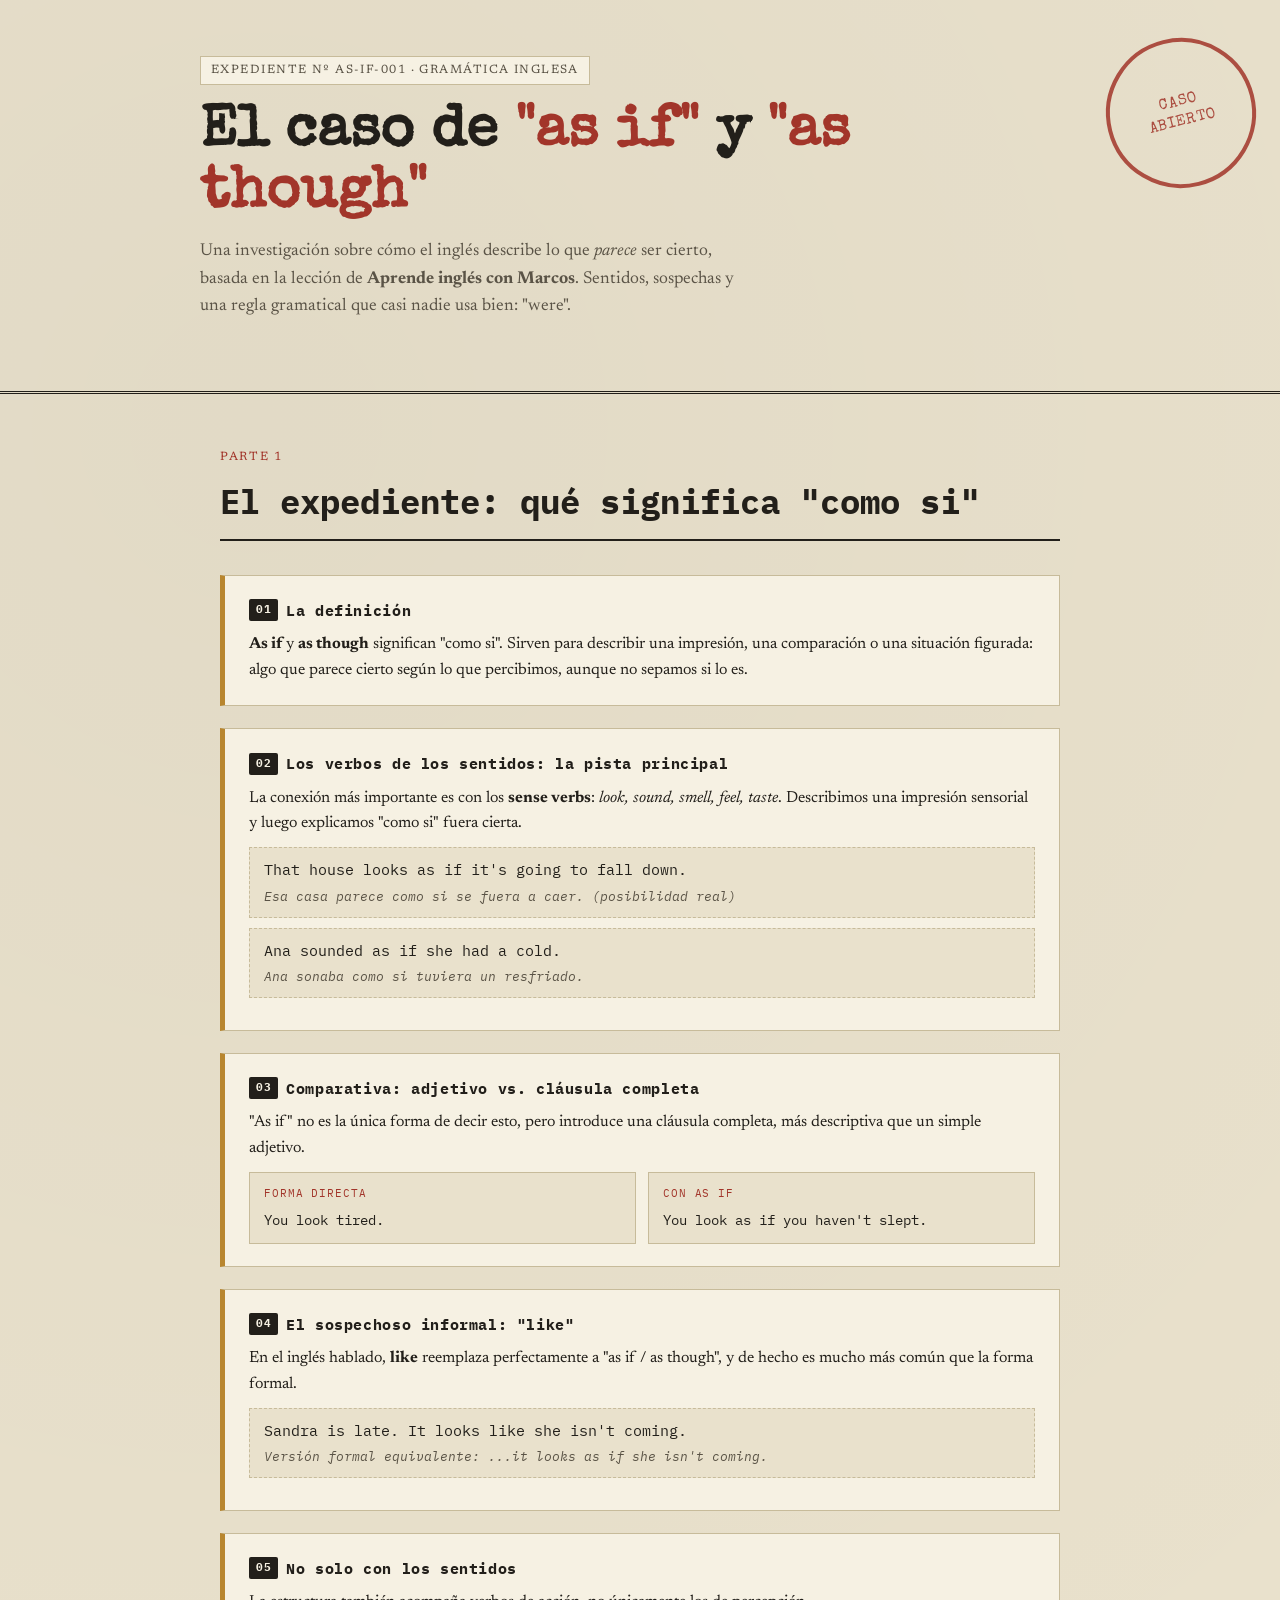
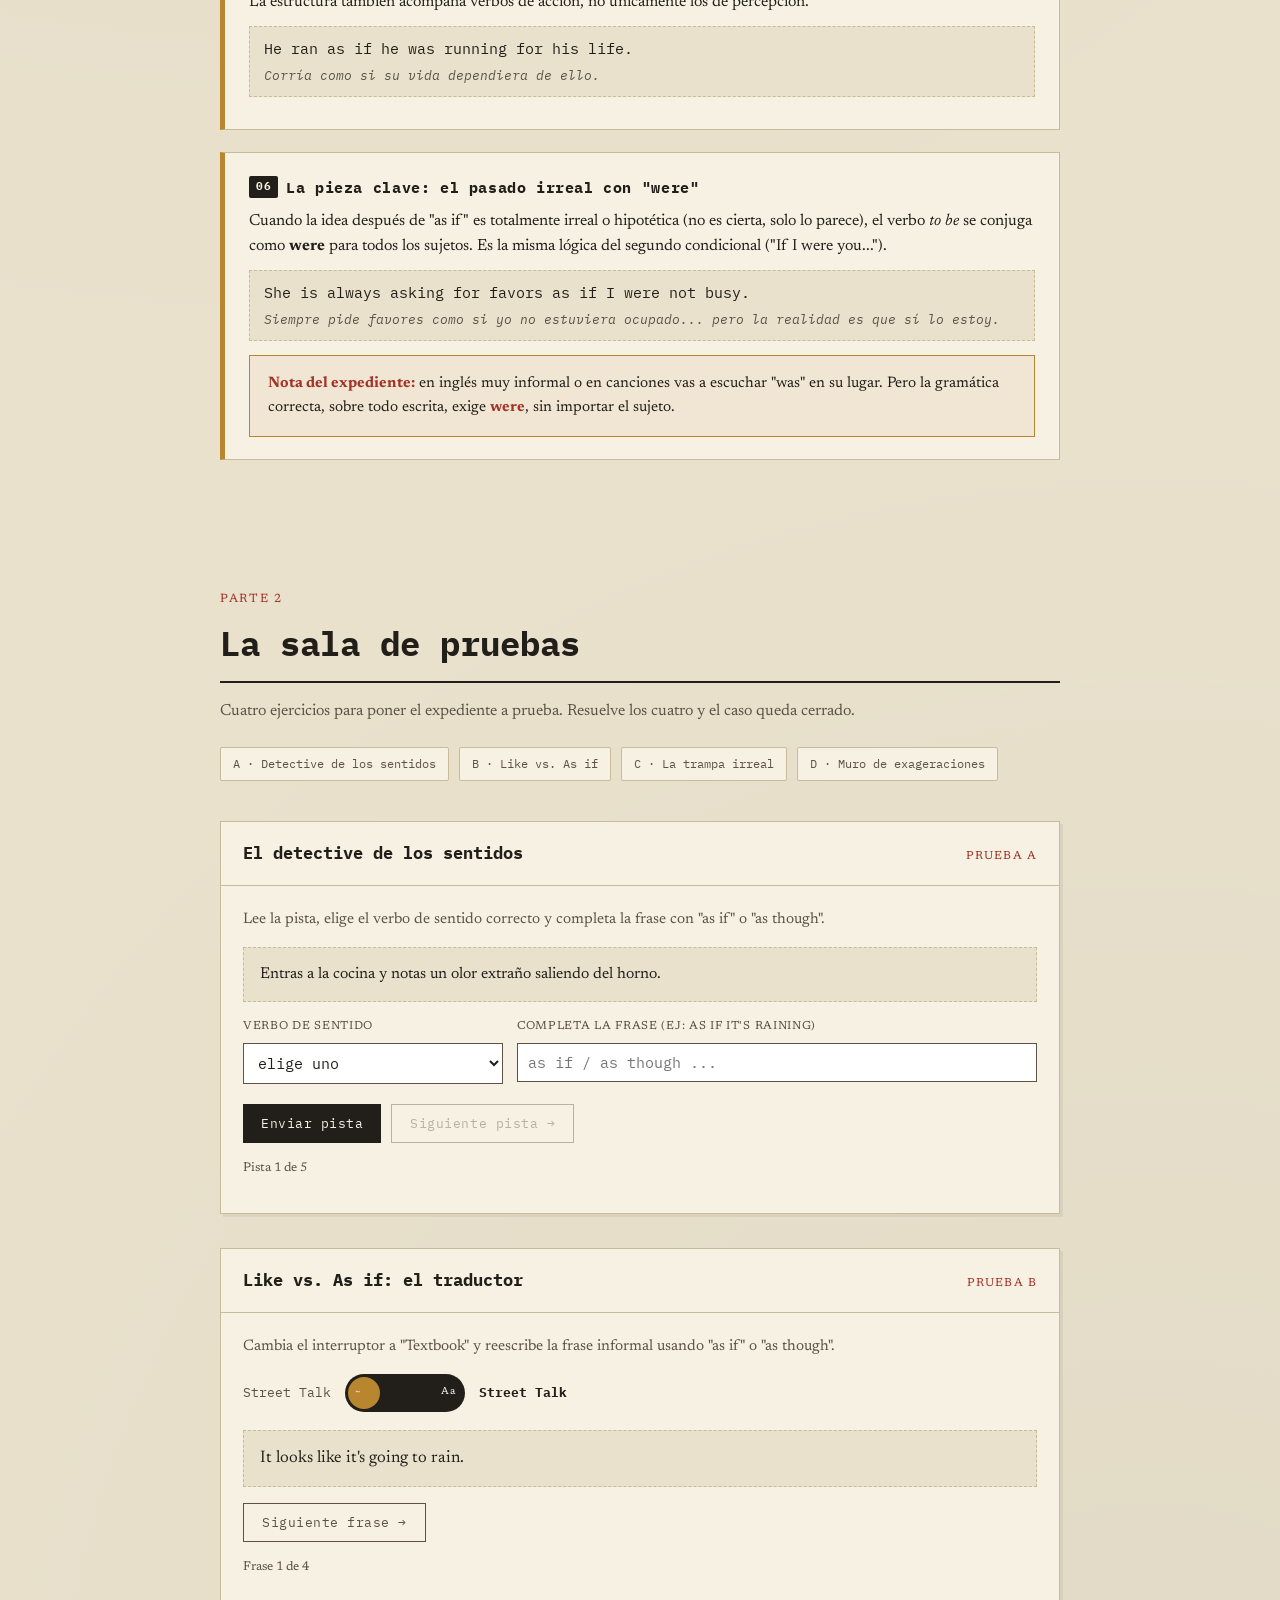
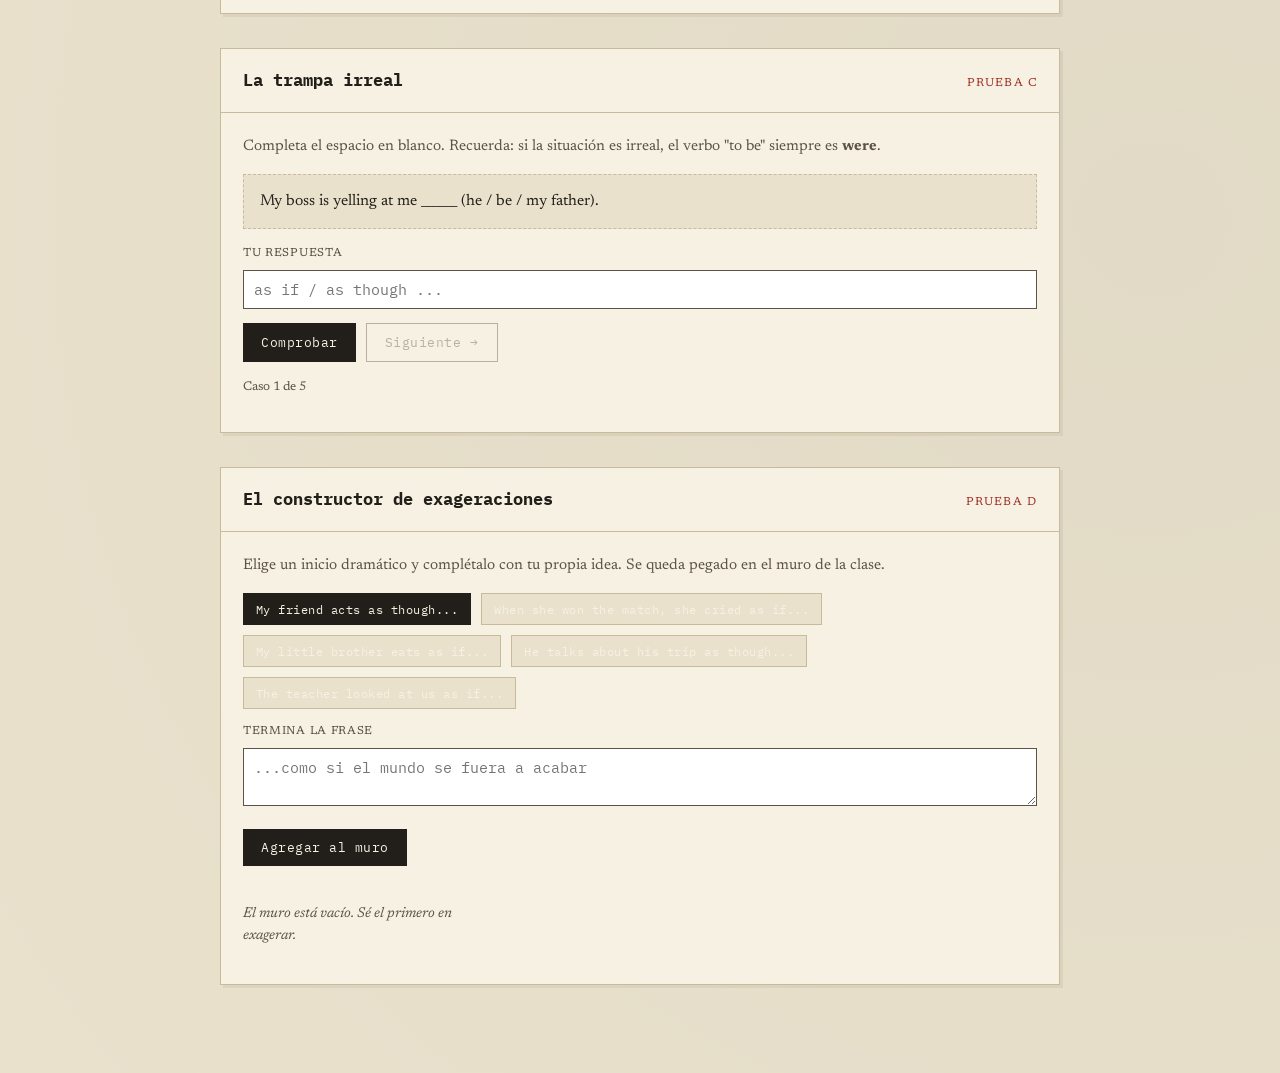
<file: index.html>
<!DOCTYPE html>
<html lang="es">
<head>
<meta charset="UTF-8">
<meta name="viewport" content="width=device-width, initial-scale=1.0">
<title>Expediente AS-IF-001 · Como si...</title>
<link rel="preconnect" href="https://fonts.googleapis.com">
<link href="https://fonts.googleapis.com/css2?family=Special+Elite&family=Newsreader:ital,wght@0,400;0,500;0,600;1,400&family=IBM+Plex+Mono:wght@400;500;600&display=swap" rel="stylesheet">
<link rel="stylesheet" href="css/main.css">
</head>
<body>

<header class="hero">
  <div class="wrap">
    <span class="case-tag">EXPEDIENTE Nº AS-IF-001 · GRAMÁTICA INGLESA</span>
    <h1 class="display">El caso de <em>"as if"</em> y <em>"as though"</em></h1>
    <p class="lead">Una investigación sobre cómo el inglés describe lo que <em>parece</em> ser cierto, basada en la lección de <strong>Aprende inglés con Marcos</strong>. Sentidos, sospechas y una regla gramatical que casi nadie usa bien: "were".</p>
  </div>
  <div class="stamp" id="mainStamp">CASO<br>ABIERTO</div>
</header>

<main class="wrap">

  <section id="expediente">
    <div class="section-head">
      <p class="eyebrow">Parte 1</p>
      <h2 class="section-title">El expediente: qué significa "como si"</h2>
    </div>

    <div class="evidence">
      <h3><span class="tag-num">01</span> La definición</h3>
      <p><strong>As if</strong> y <strong>as though</strong> significan "como si". Sirven para describir una impresión, una comparación o una situación figurada: algo que parece cierto según lo que percibimos, aunque no sepamos si lo es.</p>
    </div>

    <div class="evidence">
      <h3><span class="tag-num">02</span> Los verbos de los sentidos: la pista principal</h3>
      <p>La conexión más importante es con los <strong>sense verbs</strong>: <em>look, sound, smell, feel, taste</em>. Describimos una impresión sensorial y luego explicamos "como si" fuera cierta.</p>
      <div class="quote-block">
        That house looks as if it's going to fall down.
        <span class="es">Esa casa parece como si se fuera a caer. (posibilidad real)</span>
      </div>
      <div class="quote-block">
        Ana sounded as if she had a cold.
        <span class="es">Ana sonaba como si tuviera un resfriado.</span>
      </div>
    </div>

    <div class="evidence">
      <h3><span class="tag-num">03</span> Comparativa: adjetivo vs. cláusula completa</h3>
      <p>"As if" no es la única forma de decir esto, pero introduce una cláusula completa, más descriptiva que un simple adjetivo.</p>
      <div class="compare-grid">
        <div class="compare-box"><span class="label">FORMA DIRECTA</span>You look tired.</div>
        <div class="compare-box"><span class="label">CON AS IF</span>You look as if you haven't slept.</div>
      </div>
    </div>

    <div class="evidence">
      <h3><span class="tag-num">04</span> El sospechoso informal: "like"</h3>
      <p>En el inglés hablado, <strong>like</strong> reemplaza perfectamente a "as if / as though", y de hecho es mucho más común que la forma formal.</p>
      <div class="quote-block">
        Sandra is late. It looks like she isn't coming.
        <span class="es">Versión formal equivalente: ...it looks as if she isn't coming.</span>
      </div>
    </div>

    <div class="evidence">
      <h3><span class="tag-num">05</span> No solo con los sentidos</h3>
      <p>La estructura también acompaña verbos de acción, no únicamente los de percepción.</p>
      <div class="quote-block">
        He ran as if he was running for his life.
        <span class="es">Corría como si su vida dependiera de ello.</span>
      </div>
    </div>

    <div class="evidence">
      <h3><span class="tag-num">06</span> La pieza clave: el pasado irreal con "were"</h3>
      <p>Cuando la idea después de "as if" es totalmente irreal o hipotética (no es cierta, solo lo parece), el verbo <em>to be</em> se conjuga como <strong>were</strong> para todos los sujetos. Es la misma lógica del segundo condicional ("If I were you...").</p>
      <div class="quote-block">
        She is always asking for favors as if I were not busy.
        <span class="es">Siempre pide favores como si yo no estuviera ocupado... pero la realidad es que sí lo estoy.</span>
      </div>
      <div class="rule-box">
        <strong>Nota del expediente:</strong> en inglés muy informal o en canciones vas a escuchar "was" en su lugar. Pero la gramática correcta, sobre todo escrita, exige <strong>were</strong>, sin importar el sujeto.
      </div>
    </div>
  </section>

  <section id="pruebas">
    <div class="section-head">
      <p class="eyebrow">Parte 2</p>
      <h2 class="section-title">La sala de pruebas</h2>
      <p class="games-intro">Cuatro ejercicios para poner el expediente a prueba. Resuelve los cuatro y el caso queda cerrado.</p>
      <div class="progress-board" id="progressBoard">
        <span class="progress-pin" data-pin="A">A · Detective de los sentidos</span>
        <span class="progress-pin" data-pin="B">B · Like vs. As if</span>
        <span class="progress-pin" data-pin="C">C · La trampa irreal</span>
        <span class="progress-pin" data-pin="D">D · Muro de exageraciones</span>
      </div>
    </div>

    <article class="exhibit" id="exhibitA">
      <div class="exhibit-head">
        <h3>El detective de los sentidos</h3>
        <span class="exhibit-letter">PRUEBA A</span>
      </div>
      <div class="exhibit-body">
        <p class="intro">Lee la pista, elige el verbo de sentido correcto y completa la frase con "as if" o "as though".</p>
        <div class="clue-box" id="clueText">Cargando pista...</div>
        <div class="field-row">
          <div class="field">
            <label class="field-label" for="verbSelect">Verbo de sentido</label>
            <select id="verbSelect">
              <option value="">elige uno</option>
              <option value="looks">looks</option>
              <option value="sounds">sounds</option>
              <option value="smells">smells</option>
              <option value="feels">feels</option>
              <option value="tastes">tastes</option>
            </select>
          </div>
          <div class="field" style="flex:2;min-width:260px;">
            <label class="field-label" for="clauseInput">Completa la frase (ej: as if it's raining)</label>
            <input type="text" id="clauseInput" placeholder="as if / as though ...">
          </div>
        </div>
        <div class="btn-row">
          <button id="checkClueBtn">Enviar pista</button>
          <button class="ghost" id="nextClueBtn" disabled>Siguiente pista →</button>
        </div>
        <div class="feedback" id="clueFeedback"></div>
        <p class="case-counter" id="clueCounter">Pista 1 de 5</p>
      </div>
    </article>

    <article class="exhibit" id="exhibitB">
      <div class="exhibit-head">
        <h3>Like vs. As if: el traductor</h3>
        <span class="exhibit-letter">PRUEBA B</span>
      </div>
      <div class="exhibit-body">
        <p class="intro">Cambia el interruptor a "Textbook" y reescribe la frase informal usando "as if" o "as though".</p>
        <div class="toggle-row">
          <span class="mode-label">Street Talk</span>
          <div class="switch" id="modeSwitch" role="button" tabindex="0" aria-label="Cambiar modo">
            <span>~</span><span>Aa</span>
            <div class="knob"></div>
          </div>
          <span class="mode-label"><strong id="modeName">Street Talk</strong></span>
        </div>
        <div class="sentence-display" id="sentenceDisplay"></div>
        <div class="field" id="rewriteField" style="display:none;">
          <label class="field-label" for="rewriteInput">Reescribe en formal</label>
          <input type="text" id="rewriteInput" placeholder="It looks as if / as though ...">
        </div>
        <div class="btn-row">
          <button id="checkRewriteBtn" style="display:none;">Verificar</button>
          <button class="ghost" id="nextSentenceBtn">Siguiente frase →</button>
        </div>
        <div class="feedback" id="rewriteFeedback"></div>
        <p class="case-counter" id="sentenceCounter">Frase 1 de 4</p>
      </div>
    </article>

    <article class="exhibit" id="exhibitC">
      <div class="exhibit-head">
        <h3>La trampa irreal</h3>
        <span class="exhibit-letter">PRUEBA C</span>
      </div>
      <div class="exhibit-body">
        <p class="intro">Completa el espacio en blanco. Recuerda: si la situación es irreal, el verbo "to be" siempre es <strong>were</strong>.</p>
        <div class="clue-box" id="trapPrompt">Cargando...</div>
        <div class="field">
          <label class="field-label" for="trapInput">Tu respuesta</label>
          <input type="text" id="trapInput" placeholder="as if / as though ...">
        </div>
        <div class="btn-row">
          <button id="checkTrapBtn">Comprobar</button>
          <button class="ghost" id="nextTrapBtn" disabled>Siguiente →</button>
        </div>
        <div class="feedback" id="trapFeedback"></div>
        <p class="case-counter" id="trapCounter">Caso 1 de 5</p>
      </div>
    </article>

    <article class="exhibit" id="exhibitD">
      <div class="exhibit-head">
        <h3>El constructor de exageraciones</h3>
        <span class="exhibit-letter">PRUEBA D</span>
      </div>
      <div class="exhibit-body">
        <p class="intro">Elige un inicio dramático y complétalo con tu propia idea. Se queda pegado en el muro de la clase.</p>
        <div class="starter-picker" id="starterPicker"></div>
        <div class="field">
          <label class="field-label" for="exagInput">Termina la frase</label>
          <textarea id="exagInput" rows="2" placeholder="...como si el mundo se fuera a acabar"></textarea>
        </div>
        <div class="btn-row">
          <button id="addWallBtn">Agregar al muro</button>
        </div>
        <div class="feedback" id="wallFeedback"></div>
        <div class="wall" id="wallContainer">
          <p class="wall-empty">El muro está vacío. Sé el primero en exagerar.</p>
        </div>
      </div>
    </article>
  </section>
</main>

<script src="js/progress.js"></script>
<script src="js/detective.js"></script>
<script src="js/traductor.js"></script>
<script src="js/trampa.js"></script>
<script src="js/muro.js"></script>
</body>
</html>
</file>
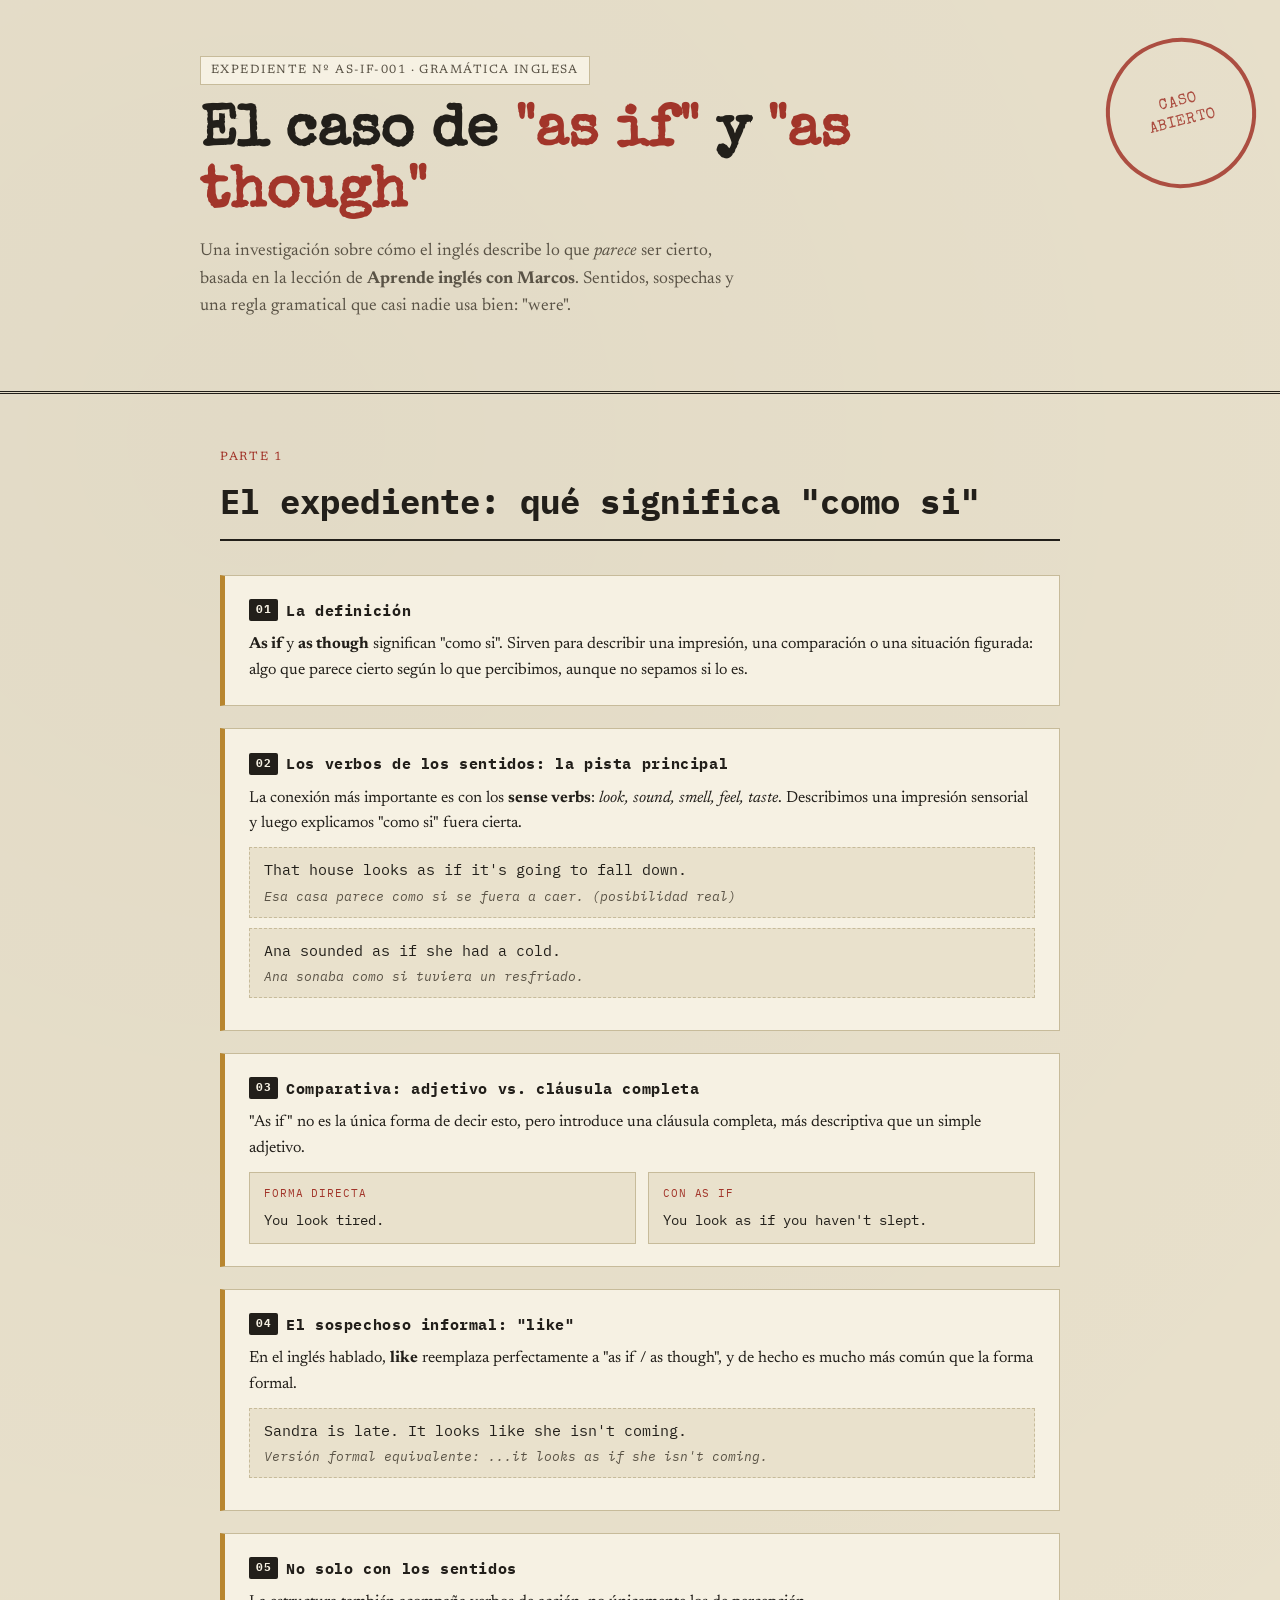
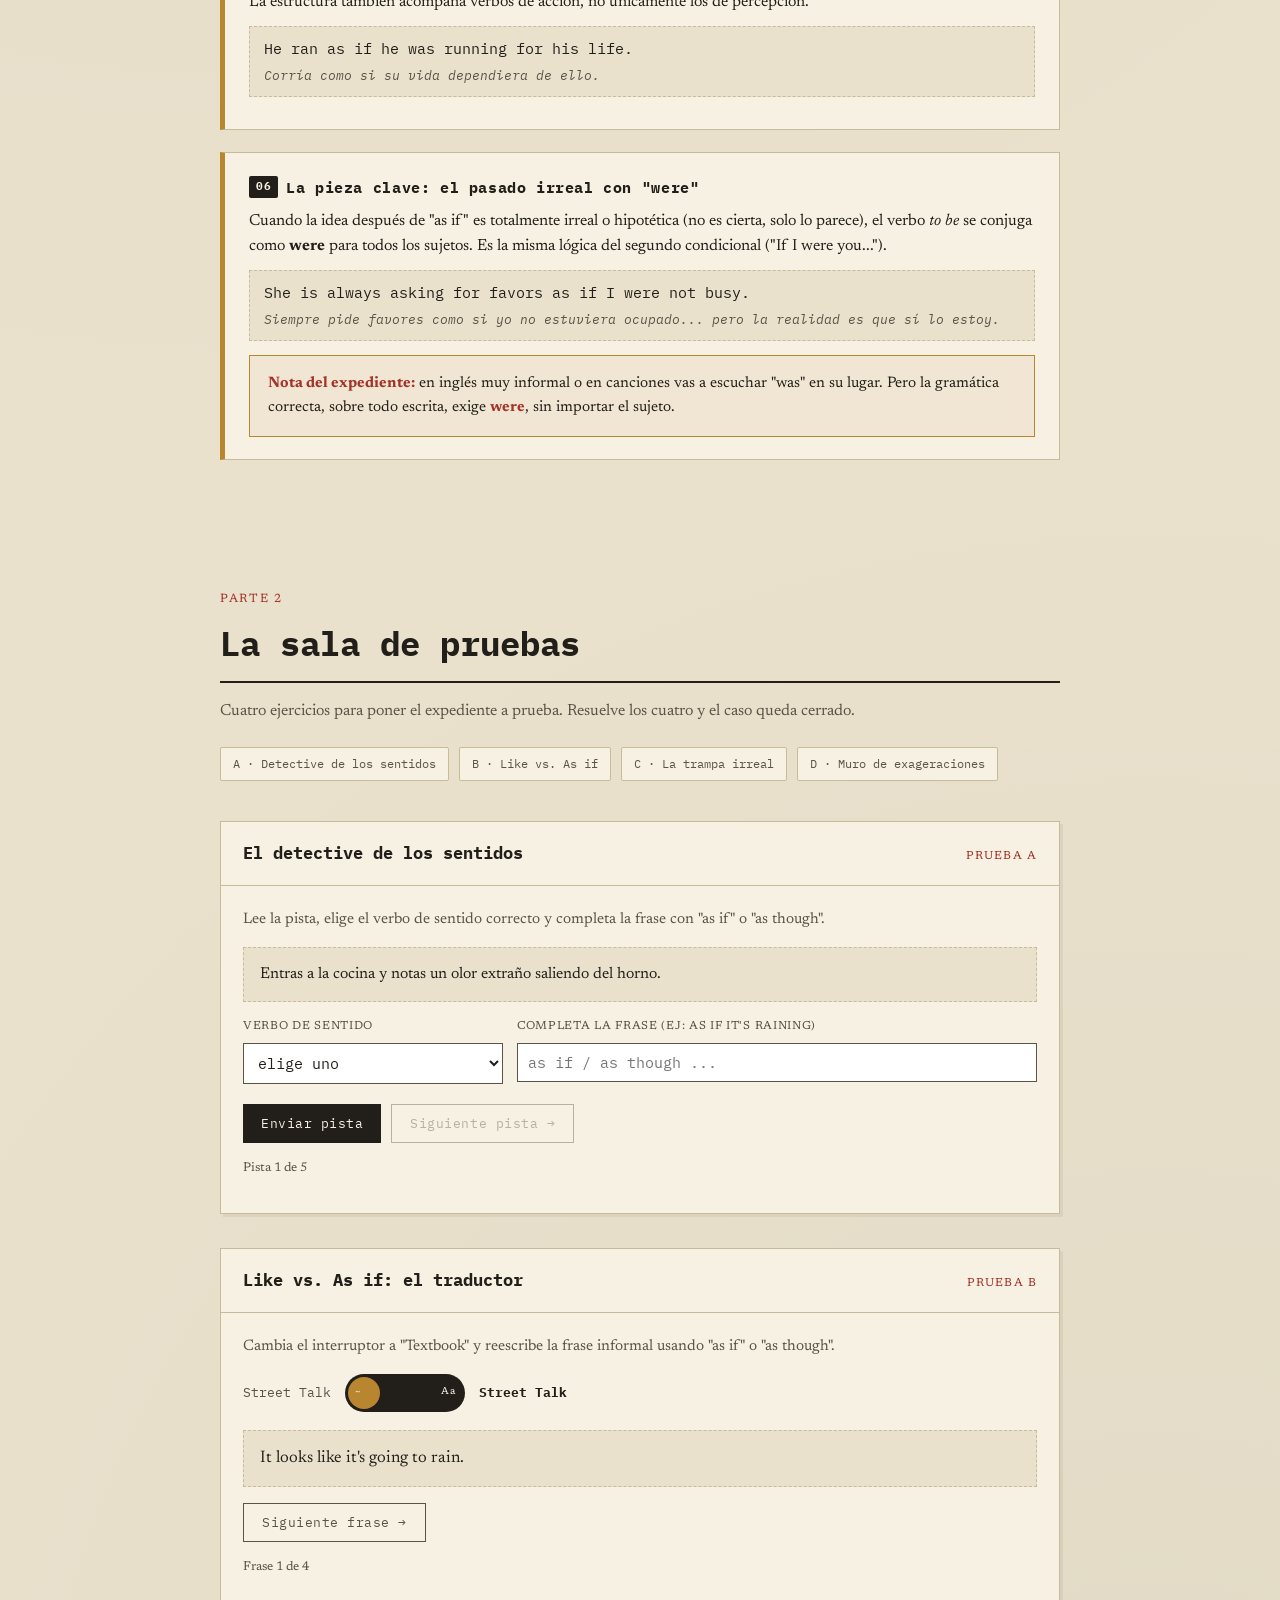
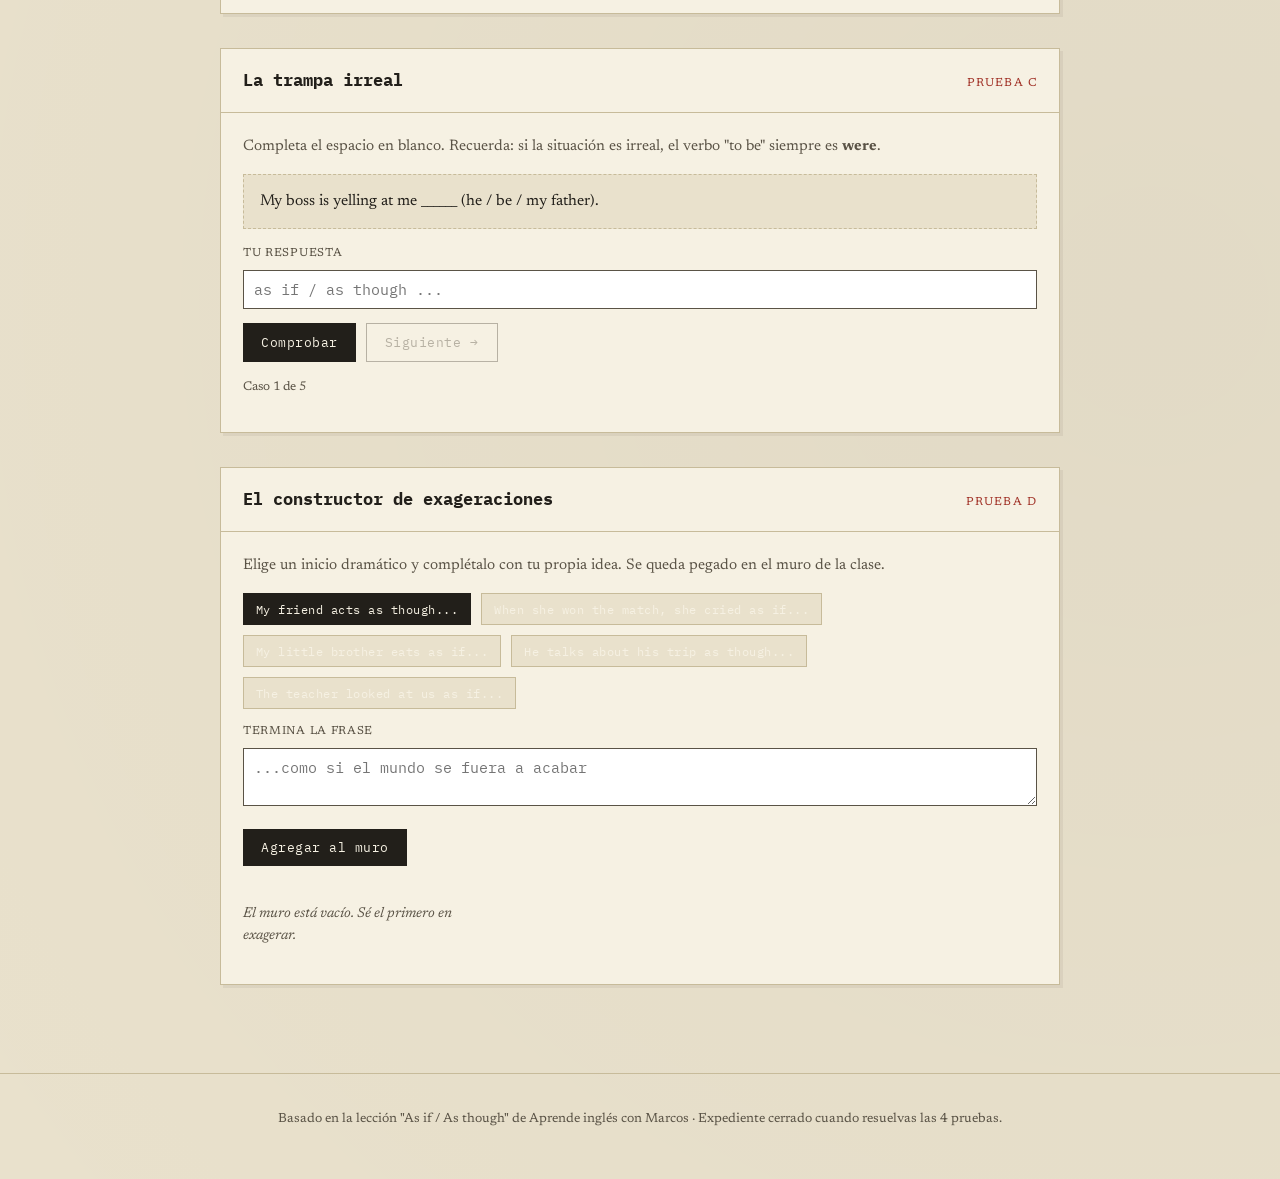
<file: as-if-as-though (1).html>
<!DOCTYPE html>
<html lang="es">
<head>
<meta charset="UTF-8">
<meta name="viewport" content="width=device-width, initial-scale=1.0">
<title>Expediente AS-IF-001 · Como si...</title>
<link rel="preconnect" href="https://fonts.googleapis.com">
<link href="https://fonts.googleapis.com/css2?family=Special+Elite&family=Newsreader:ital,wght@0,400;0,500;0,600;1,400&family=IBM+Plex+Mono:wght@400;500;600&display=swap" rel="stylesheet">
<style>
  :root{
    --paper:#e9e1cc;
    --paper-light:#f6f1e3;
    --paper-dark:#dcd2b4;
    --ink:#221f1a;
    --ink-soft:#5a5346;
    --stamp-red:#a2352a;
    --stamp-red-dim:#c98f87;
    --mustard:#b8862f;
    --line:#c7bb9a;
    --green-ok:#3c6e47;
    --green-bg:#e3ecdf;
    --red-bg:#f3e0dd;
  }
  *{box-sizing:border-box;}
  html{scroll-behavior:smooth;}
  body{
    margin:0;
    background:var(--paper);
    background-image:
      radial-gradient(circle at 20% 10%, rgba(0,0,0,0.03), transparent 40%),
      radial-gradient(circle at 90% 80%, rgba(0,0,0,0.03), transparent 40%);
    color:var(--ink);
    font-family:'Newsreader', serif;
    line-height:1.6;
  }
  h1,h2,h3,.mono-label,button,.tab{font-family:'IBM Plex Mono', monospace;}
  .display{font-family:'Special Elite', 'IBM Plex Mono', monospace;}

  a{color:var(--stamp-red);}

  .wrap{max-width:920px;margin:0 auto;padding:0 20px;}

  /* ---------- HERO ---------- */
  .hero{
    position:relative;
    padding:56px 20px 70px;
    border-bottom:3px double var(--ink);
    overflow:hidden;
  }
  .case-tag{
    display:inline-block;
    font-size:0.75rem;
    letter-spacing:0.12em;
    color:var(--ink-soft);
    background:var(--paper-light);
    border:1px solid var(--line);
    padding:4px 10px;
    margin-bottom:18px;
  }
  .hero h1{
    font-size:clamp(2.1rem, 6vw, 3.6rem);
    line-height:1.05;
    margin:0 0 14px;
    max-width:760px;
  }
  .hero h1 em{
    font-style:normal;
    color:var(--stamp-red);
  }
  .hero p.lead{
    max-width:560px;
    font-size:1.08rem;
    color:var(--ink-soft);
    margin:0;
  }
  .stamp{
    position:absolute;
    top:38px;
    right:24px;
    width:150px;
    height:150px;
    border:4px solid var(--stamp-red);
    border-radius:50%;
    color:var(--stamp-red);
    display:flex;
    align-items:center;
    justify-content:center;
    text-align:center;
    transform:rotate(-14deg);
    font-family:'Special Elite', monospace;
    font-size:0.95rem;
    letter-spacing:0.06em;
    opacity:0.85;
    transition:all .5s ease;
    line-height:1.3;
    padding:8px;
  }
  .stamp.solved{
    border-color:var(--green-ok);
    color:var(--green-ok);
    transform:rotate(-8deg) scale(1.03);
  }
  @media (max-width:640px){
    .stamp{position:static;transform:rotate(-6deg);margin-top:24px;width:130px;height:130px;font-size:0.85rem;}
  }

  /* ---------- SECTIONS ---------- */
  section{padding:54px 20px;}
  .section-head{margin-bottom:34px;}
  .eyebrow{
    font-size:0.75rem;
    letter-spacing:0.14em;
    color:var(--stamp-red);
    text-transform:uppercase;
    margin:0 0 8px;
  }
  h2.section-title{
    font-size:clamp(1.5rem,4vw,2.1rem);
    margin:0;
    border-bottom:2px solid var(--ink);
    padding-bottom:10px;
  }

  /* ---------- EVIDENCE CARDS (explicación) ---------- */
  .evidence{
    background:var(--paper-light);
    border:1px solid var(--line);
    border-left:5px solid var(--mustard);
    padding:22px 24px;
    margin-bottom:22px;
    position:relative;
  }
  .evidence h3{
    margin:0 0 10px;
    font-size:0.95rem;
    letter-spacing:0.04em;
    color:var(--ink);
    display:flex;
    align-items:center;
    gap:8px;
  }
  .evidence h3 .tag-num{
    background:var(--ink);
    color:var(--paper-light);
    font-size:0.7rem;
    padding:2px 7px;
    border-radius:2px;
  }
  .evidence p{margin:0 0 10px;}
  .evidence p:last-child{margin-bottom:0;}
  .quote-block{
    font-family:'IBM Plex Mono', monospace;
    font-size:0.92rem;
    background:var(--paper);
    border:1px dashed var(--line);
    padding:10px 14px;
    margin:10px 0;
  }
  .quote-block .es{
    display:block;
    color:var(--ink-soft);
    font-size:0.82rem;
    margin-top:4px;
    font-style:italic;
  }
  .compare-grid{
    display:grid;
    grid-template-columns:1fr 1fr;
    gap:12px;
    margin-top:10px;
  }
  @media (max-width:600px){.compare-grid{grid-template-columns:1fr;}}
  .compare-box{
    border:1px solid var(--line);
    padding:12px 14px;
    background:var(--paper);
    font-family:'IBM Plex Mono', monospace;
    font-size:0.88rem;
  }
  .compare-box .label{
    display:block;
    font-size:0.7rem;
    color:var(--stamp-red);
    letter-spacing:0.08em;
    margin-bottom:6px;
  }
  .rule-box{
    background:#f1e6d3;
    border:1px solid var(--mustard);
    padding:16px 18px;
    margin-top:14px;
    font-size:0.95rem;
  }
  .rule-box strong{color:var(--stamp-red);}

  /* ---------- GAMES ---------- */
  .games-intro{color:var(--ink-soft);max-width:640px;}
  .progress-board{
    display:flex;
    flex-wrap:wrap;
    gap:10px;
    margin:22px 0 40px;
  }
  .progress-pin{
    font-family:'IBM Plex Mono', monospace;
    font-size:0.78rem;
    border:1px solid var(--line);
    background:var(--paper-light);
    padding:6px 12px;
    border-radius:2px;
    color:var(--ink-soft);
    transition:all .3s ease;
  }
  .progress-pin.done{
    background:var(--green-bg);
    border-color:var(--green-ok);
    color:var(--green-ok);
  }

  .exhibit{
    background:var(--paper-light);
    border:1px solid var(--line);
    margin-bottom:34px;
    box-shadow:3px 3px 0 rgba(34,31,26,0.06);
  }
  .exhibit-head{
    padding:18px 22px;
    border-bottom:1px solid var(--line);
    display:flex;
    justify-content:space-between;
    align-items:baseline;
    flex-wrap:wrap;
    gap:6px;
  }
  .exhibit-head h3{margin:0;font-size:1.05rem;}
  .exhibit-letter{
    font-size:0.72rem;
    color:var(--stamp-red);
    letter-spacing:0.1em;
  }
  .exhibit-body{padding:22px;}
  .exhibit-body p.intro{color:var(--ink-soft);margin-top:0;font-size:0.95rem;}

  .clue-box{
    background:var(--paper);
    border:1px dashed var(--line);
    padding:14px 16px;
    font-size:0.98rem;
    margin-bottom:16px;
  }

  select, input[type="text"], textarea{
    font-family:'IBM Plex Mono', monospace;
    font-size:0.92rem;
    border:1px solid var(--ink-soft);
    background:#fff;
    padding:9px 10px;
    width:100%;
    color:var(--ink);
  }
  select:focus, input[type="text"]:focus, textarea:focus{
    outline:2px solid var(--mustard);
    outline-offset:1px;
  }
  label.field-label{
    display:block;
    font-size:0.72rem;
    letter-spacing:0.06em;
    color:var(--ink-soft);
    margin-bottom:6px;
    text-transform:uppercase;
  }
  .field{margin-bottom:14px;}
  .field-row{display:flex;gap:14px;flex-wrap:wrap;}
  .field-row .field{flex:1;min-width:200px;}

  button{
    background:var(--ink);
    color:var(--paper-light);
    border:none;
    padding:10px 18px;
    font-size:0.82rem;
    letter-spacing:0.04em;
    cursor:pointer;
    transition:background .2s ease;
  }
  button:hover{background:var(--stamp-red);}
  button.ghost{
    background:transparent;
    border:1px solid var(--ink-soft);
    color:var(--ink-soft);
  }
  button.ghost:hover{background:var(--ink-soft);color:var(--paper-light);}
  button:disabled{opacity:0.4;cursor:not-allowed;}

  .btn-row{display:flex;gap:10px;flex-wrap:wrap;margin-top:6px;}

  .feedback{
    margin-top:14px;
    padding:12px 14px;
    font-size:0.9rem;
    border-left:4px solid transparent;
    display:none;
  }
  .feedback.show{display:block;}
  .feedback.ok{background:var(--green-bg);border-color:var(--green-ok);color:#294a31;}
  .feedback.bad{background:var(--red-bg);border-color:var(--stamp-red);color:#7a2a20;}
  .feedback.bad.shake{animation:shake .4s ease;}
  @keyframes shake{
    0%,100%{transform:translateX(0);}
    20%{transform:translateX(-6px);}
    40%{transform:translateX(6px);}
    60%{transform:translateX(-4px);}
    80%{transform:translateX(4px);}
  }

  .case-counter{font-size:0.78rem;color:var(--ink-soft);margin-top:16px;}

  /* Toggle switch (Game 2) */
  .toggle-row{display:flex;align-items:center;gap:14px;margin-bottom:18px;flex-wrap:wrap;}
  .switch{
    position:relative;
    width:120px;
    height:38px;
    background:var(--ink);
    border-radius:20px;
    cursor:pointer;
    display:flex;
    align-items:center;
    padding:0 10px;
    justify-content:space-between;
    user-select:none;
  }
  .switch .knob{
    position:absolute;
    top:3px;
    left:3px;
    width:32px;
    height:32px;
    background:var(--mustard);
    border-radius:50%;
    transition:left .25s ease;
  }
  .switch.formal .knob{left:calc(100% - 35px);}
  .switch span{font-size:0.62rem;color:var(--paper-light);letter-spacing:0.04em;z-index:1;}
  .mode-label{font-family:'IBM Plex Mono',monospace;font-size:0.8rem;color:var(--ink-soft);}
  .mode-label strong{color:var(--ink);}

  .sentence-display{
    font-size:1.05rem;
    padding:14px 16px;
    background:var(--paper);
    border:1px dashed var(--line);
    margin-bottom:16px;
  }
  .sentence-display .broken{
    color:var(--stamp-red);
    text-decoration:line-through;
    opacity:0.6;
  }

  /* Game 4 wall */
  .starter-picker{display:flex;gap:10px;flex-wrap:wrap;margin-bottom:14px;}
  .starter-chip{
    font-family:'IBM Plex Mono',monospace;
    font-size:0.78rem;
    border:1px solid var(--line);
    background:var(--paper);
    padding:7px 12px;
    cursor:pointer;
  }
  .starter-chip.active{background:var(--ink);color:var(--paper-light);border-color:var(--ink);}
  .wall{
    margin-top:22px;
    display:grid;
    grid-template-columns:repeat(auto-fill,minmax(220px,1fr));
    gap:12px;
  }
  .wall-card{
    background:#fffdf6;
    border:1px solid var(--line);
    border-top:6px solid var(--mustard);
    padding:14px 14px 12px;
    font-size:0.9rem;
    transform:rotate(var(--r,-1deg));
    box-shadow:2px 2px 0 rgba(0,0,0,0.05);
  }
  .wall-empty{color:var(--ink-soft);font-size:0.88rem;font-style:italic;}

  footer{
    text-align:center;
    padding:34px 20px 50px;
    color:var(--ink-soft);
    font-size:0.82rem;
    border-top:1px solid var(--line);
  }

  @media (max-width:600px){
    section{padding:40px 16px;}
    .exhibit-body{padding:16px;}
  }
</style>
</head>
<body>

<header class="hero">
  <div class="wrap">
    <span class="case-tag">EXPEDIENTE Nº AS-IF-001 · GRAMÁTICA INGLESA</span>
    <h1 class="display">El caso de <em>"as if"</em> y <em>"as though"</em></h1>
    <p class="lead">Una investigación sobre cómo el inglés describe lo que <em>parece</em> ser cierto, basada en la lección de <strong>Aprende inglés con Marcos</strong>. Sentidos, sospechas y una regla gramatical que casi nadie usa bien: "were".</p>
  </div>
  <div class="stamp" id="mainStamp">CASO<br>ABIERTO</div>
</header>

<main class="wrap">

  <!-- ================= EXPLICACIÓN ================= -->
  <section id="expediente">
    <div class="section-head">
      <p class="eyebrow">Parte 1</p>
      <h2 class="section-title">El expediente: qué significa "como si"</h2>
    </div>

    <div class="evidence">
      <h3><span class="tag-num">01</span> La definición</h3>
      <p><strong>As if</strong> y <strong>as though</strong> significan "como si". Sirven para describir una impresión, una comparación o una situación figurada: algo que parece cierto según lo que percibimos, aunque no sepamos si lo es.</p>
    </div>

    <div class="evidence">
      <h3><span class="tag-num">02</span> Los verbos de los sentidos: la pista principal</h3>
      <p>La conexión más importante es con los <strong>sense verbs</strong>: <em>look, sound, smell, feel, taste</em>. Describimos una impresión sensorial y luego explicamos "como si" fuera cierta.</p>
      <div class="quote-block">
        That house looks as if it's going to fall down.
        <span class="es">Esa casa parece como si se fuera a caer. (posibilidad real)</span>
      </div>
      <div class="quote-block">
        Ana sounded as if she had a cold.
        <span class="es">Ana sonaba como si tuviera un resfriado.</span>
      </div>
    </div>

    <div class="evidence">
      <h3><span class="tag-num">03</span> Comparativa: adjetivo vs. cláusula completa</h3>
      <p>"As if" no es la única forma de decir esto, pero introduce una cláusula completa, más descriptiva que un simple adjetivo.</p>
      <div class="compare-grid">
        <div class="compare-box"><span class="label">FORMA DIRECTA</span>You look tired.</div>
        <div class="compare-box"><span class="label">CON AS IF</span>You look as if you haven't slept.</div>
      </div>
    </div>

    <div class="evidence">
      <h3><span class="tag-num">04</span> El sospechoso informal: "like"</h3>
      <p>En el inglés hablado, <strong>like</strong> reemplaza perfectamente a "as if / as though", y de hecho es mucho más común que la forma formal.</p>
      <div class="quote-block">
        Sandra is late. It looks like she isn't coming.
        <span class="es">Versión formal equivalente: ...it looks as if she isn't coming.</span>
      </div>
    </div>

    <div class="evidence">
      <h3><span class="tag-num">05</span> No solo con los sentidos</h3>
      <p>La estructura también acompaña verbos de acción, no únicamente los de percepción.</p>
      <div class="quote-block">
        He ran as if he was running for his life.
        <span class="es">Corría como si su vida dependiera de ello.</span>
      </div>
    </div>

    <div class="evidence">
      <h3><span class="tag-num">06</span> La pieza clave: el pasado irreal con "were"</h3>
      <p>Cuando la idea después de "as if" es totalmente irreal o hipotética (no es cierta, solo lo parece), el verbo <em>to be</em> se conjuga como <strong>were</strong> para todos los sujetos. Es la misma lógica del segundo condicional ("If I were you...").</p>
      <div class="quote-block">
        She is always asking for favors as if I were not busy.
        <span class="es">Siempre pide favores como si yo no estuviera ocupado... pero la realidad es que sí lo estoy.</span>
      </div>
      <div class="rule-box">
        <strong>Nota del expediente:</strong> en inglés muy informal o en canciones vas a escuchar "was" en su lugar. Pero la gramática correcta, sobre todo escrita, exige <strong>were</strong>, sin importar el sujeto.
      </div>
    </div>
  </section>

  <!-- ================= JUEGOS ================= -->
  <section id="pruebas">
    <div class="section-head">
      <p class="eyebrow">Parte 2</p>
      <h2 class="section-title">La sala de pruebas</h2>
      <p class="games-intro">Cuatro ejercicios para poner el expediente a prueba. Resuelve los cuatro y el caso queda cerrado.</p>
      <div class="progress-board" id="progressBoard">
        <span class="progress-pin" data-pin="A">A · Detective de los sentidos</span>
        <span class="progress-pin" data-pin="B">B · Like vs. As if</span>
        <span class="progress-pin" data-pin="C">C · La trampa irreal</span>
        <span class="progress-pin" data-pin="D">D · Muro de exageraciones</span>
      </div>
    </div>

    <!-- EXHIBIT A -->
    <article class="exhibit" id="exhibitA">
      <div class="exhibit-head">
        <h3>El detective de los sentidos</h3>
        <span class="exhibit-letter">PRUEBA A</span>
      </div>
      <div class="exhibit-body">
        <p class="intro">Lee la pista, elige el verbo de sentido correcto y completa la frase con "as if" o "as though".</p>
        <div class="clue-box" id="clueText">Cargando pista...</div>
        <div class="field-row">
          <div class="field">
            <label class="field-label" for="verbSelect">Verbo de sentido</label>
            <select id="verbSelect">
              <option value="">elige uno</option>
              <option value="looks">looks</option>
              <option value="sounds">sounds</option>
              <option value="smells">smells</option>
              <option value="feels">feels</option>
              <option value="tastes">tastes</option>
            </select>
          </div>
          <div class="field" style="flex:2;min-width:260px;">
            <label class="field-label" for="clauseInput">Completa la frase (ej: as if it's raining)</label>
            <input type="text" id="clauseInput" placeholder="as if / as though ...">
          </div>
        </div>
        <div class="btn-row">
          <button id="checkClueBtn">Enviar pista</button>
          <button class="ghost" id="nextClueBtn" disabled>Siguiente pista →</button>
        </div>
        <div class="feedback" id="clueFeedback"></div>
        <p class="case-counter" id="clueCounter">Pista 1 de 5</p>
      </div>
    </article>

    <!-- EXHIBIT B -->
    <article class="exhibit" id="exhibitB">
      <div class="exhibit-head">
        <h3>Like vs. As if: el traductor</h3>
        <span class="exhibit-letter">PRUEBA B</span>
      </div>
      <div class="exhibit-body">
        <p class="intro">Cambia el interruptor a "Textbook" y reescribe la frase informal usando "as if" o "as though".</p>
        <div class="toggle-row">
          <span class="mode-label">Street Talk</span>
          <div class="switch" id="modeSwitch" role="button" tabindex="0" aria-label="Cambiar modo">
            <span>~</span><span>Aa</span>
            <div class="knob"></div>
          </div>
          <span class="mode-label"><strong id="modeName">Street Talk</strong></span>
        </div>
        <div class="sentence-display" id="sentenceDisplay"></div>
        <div class="field" id="rewriteField" style="display:none;">
          <label class="field-label" for="rewriteInput">Reescribe en formal</label>
          <input type="text" id="rewriteInput" placeholder="It looks as if / as though ...">
        </div>
        <div class="btn-row">
          <button id="checkRewriteBtn" style="display:none;">Verificar</button>
          <button class="ghost" id="nextSentenceBtn">Siguiente frase →</button>
        </div>
        <div class="feedback" id="rewriteFeedback"></div>
        <p class="case-counter" id="sentenceCounter">Frase 1 de 4</p>
      </div>
    </article>

    <!-- EXHIBIT C -->
    <article class="exhibit" id="exhibitC">
      <div class="exhibit-head">
        <h3>La trampa irreal</h3>
        <span class="exhibit-letter">PRUEBA C</span>
      </div>
      <div class="exhibit-body">
        <p class="intro">Completa el espacio en blanco. Recuerda: si la situación es irreal, el verbo "to be" siempre es <strong>were</strong>.</p>
        <div class="clue-box" id="trapPrompt">Cargando...</div>
        <div class="field">
          <label class="field-label" for="trapInput">Tu respuesta</label>
          <input type="text" id="trapInput" placeholder="as if / as though ...">
        </div>
        <div class="btn-row">
          <button id="checkTrapBtn">Comprobar</button>
          <button class="ghost" id="nextTrapBtn" disabled>Siguiente →</button>
        </div>
        <div class="feedback" id="trapFeedback"></div>
        <p class="case-counter" id="trapCounter">Caso 1 de 5</p>
      </div>
    </article>

    <!-- EXHIBIT D -->
    <article class="exhibit" id="exhibitD">
      <div class="exhibit-head">
        <h3>El constructor de exageraciones</h3>
        <span class="exhibit-letter">PRUEBA D</span>
      </div>
      <div class="exhibit-body">
        <p class="intro">Elige un inicio dramático y complétalo con tu propia idea. Se queda pegado en el muro de la clase.</p>
        <div class="starter-picker" id="starterPicker"></div>
        <div class="field">
          <label class="field-label" for="exagInput">Termina la frase</label>
          <textarea id="exagInput" rows="2" placeholder="...como si el mundo se fuera a acabar"></textarea>
        </div>
        <div class="btn-row">
          <button id="addWallBtn">Agregar al muro</button>
        </div>
        <div class="feedback" id="wallFeedback"></div>
        <div class="wall" id="wallContainer">
          <p class="wall-empty">El muro está vacío. Sé el primero en exagerar.</p>
        </div>
      </div>
    </article>
  </section>
</main>

<footer>
  Basado en la lección "As if / As though" de Aprende inglés con Marcos · Expediente cerrado cuando resuelvas las 4 pruebas.
</footer>

<script>
(function(){
  "use strict";

  var solved = {A:false, B:false, C:false, D:false};

  function markSolved(letter){
    if(solved[letter]) return;
    solved[letter] = true;
    var pin = document.querySelector('.progress-pin[data-pin="'+letter+'"]');
    if(pin) pin.classList.add('done');
    var allDone = Object.keys(solved).every(function(k){return solved[k];});
    if(allDone){
      var stamp = document.getElementById('mainStamp');
      stamp.classList.add('solved');
      stamp.innerHTML = 'CASO<br>RESUELTO';
    }
  }

  function showFeedback(el, ok, msg, shake){
    el.className = 'feedback show ' + (ok ? 'ok' : 'bad') + (shake ? ' shake' : '');
    el.textContent = msg;
    // restart shake animation on repeated wrong answers
    if(shake){
      el.classList.remove('shake');
      void el.offsetWidth;
      el.classList.add('shake');
    }
  }

  /* ============ EXHIBIT A: Detective de los sentidos ============ */
  var clues = [
    {clue: 'Entras a la cocina y notas un olor extraño saliendo del horno.', verb:'smells'},
    {clue: 'Miras al cielo y ves nubes negras enormes acercándose.', verb:'looks'},
    {clue: 'Tu vecino te habla por teléfono tosiendo y con la voz ronca.', verb:'sounds'},
    {clue: 'Tocas la manga de esta chaqueta nueva y es increíblemente suave.', verb:'feels'},
    {clue: 'Pruebas la sopa que preparó tu compañero y está bastante desabrida.', verb:'tastes'}
  ];
  var clueIndex = 0;

  var clueTextEl = document.getElementById('clueText');
  var verbSelect = document.getElementById('verbSelect');
  var clauseInput = document.getElementById('clauseInput');
  var checkClueBtn = document.getElementById('checkClueBtn');
  var nextClueBtn = document.getElementById('nextClueBtn');
  var clueFeedback = document.getElementById('clueFeedback');
  var clueCounter = document.getElementById('clueCounter');

  function loadClue(){
    var c = clues[clueIndex];
    clueTextEl.textContent = c.clue;
    verbSelect.value = '';
    clauseInput.value = '';
    clueFeedback.className = 'feedback';
    clueFeedback.textContent = '';
    nextClueBtn.disabled = true;
    checkClueBtn.disabled = false;
    clueCounter.textContent = 'Pista ' + (clueIndex+1) + ' de ' + clues.length;
  }

  checkClueBtn.addEventListener('click', function(){
    var c = clues[clueIndex];
    var verbOk = verbSelect.value === c.verb;
    var text = clauseInput.value.trim().toLowerCase();
    var hasConnector = /\bas (if|though)\b/.test(text);
    var hasSomethingAfter = hasConnector && text.replace(/\bas (if|though)\b/, '').trim().length > 2;

    if(verbOk && hasSomethingAfter){
      showFeedback(clueFeedback, true, '¡Correcto! "' + c.verb + '" es el verbo de sentido adecuado, y tu cláusula con "as if / as though" está bien construida.', false);
      nextClueBtn.disabled = false;
      checkClueBtn.disabled = true;
    } else if(!verbOk && hasSomethingAfter){
      showFeedback(clueFeedback, false, 'Tu cláusula está bien armada, pero el verbo de sentido no es el que mejor encaja con esta pista. Pista: ¿qué sentido estás usando en la escena?', true);
    } else if(verbOk && !hasSomethingAfter){
      showFeedback(clueFeedback, false, 'Elegiste bien el verbo, pero falta completar con "as if" o "as though" seguido de una idea.', true);
    } else {
      showFeedback(clueFeedback, false, 'Todavía no. Revisa el verbo de sentido y recuerda usar "as if" o "as though" antes de tu idea.', true);
    }
  });

  nextClueBtn.addEventListener('click', function(){
    clueIndex++;
    if(clueIndex >= clues.length){
      markSolved('A');
      clueTextEl.textContent = 'Pruebas completas. Buen trabajo, detective.';
      verbSelect.disabled = true;
      clauseInput.disabled = true;
      checkClueBtn.style.display = 'none';
      nextClueBtn.style.display = 'none';
      clueCounter.textContent = clues.length + ' de ' + clues.length + ' resueltas';
      return;
    }
    loadClue();
  });

  loadClue();

  /* ============ EXHIBIT B: Like vs As if ============ */
  var sentences = [
    {informal:"It looks like it's going to rain.", keywords:['going','rain']},
    {informal:"It looks like she isn't coming.", keywords:['isn', 'coming', 'not']},
    {informal:"You sound like you've had a rough day.", keywords:['rough','day','had']},
    {informal:"He looks like he hasn't slept.", keywords:['slept','hasn']}
  ];
  var sentenceIndex = 0;
  var isFormal = false;

  var modeSwitch = document.getElementById('modeSwitch');
  var modeName = document.getElementById('modeName');
  var sentenceDisplay = document.getElementById('sentenceDisplay');
  var rewriteField = document.getElementById('rewriteField');
  var rewriteInput = document.getElementById('rewriteInput');
  var checkRewriteBtn = document.getElementById('checkRewriteBtn');
  var nextSentenceBtn = document.getElementById('nextSentenceBtn');
  var rewriteFeedback = document.getElementById('rewriteFeedback');
  var sentenceCounter = document.getElementById('sentenceCounter');

  function renderSentence(){
    var s = sentences[sentenceIndex];
    sentenceCounter.textContent = 'Frase ' + (sentenceIndex+1) + ' de ' + sentences.length;
    rewriteFeedback.className = 'feedback';
    rewriteFeedback.textContent = '';
    rewriteInput.value = '';
    if(isFormal){
      sentenceDisplay.innerHTML = '<span class="broken">' + s.informal + '</span>';
      rewriteField.style.display = 'block';
      checkRewriteBtn.style.display = 'inline-block';
    } else {
      sentenceDisplay.textContent = s.informal;
      rewriteField.style.display = 'none';
      checkRewriteBtn.style.display = 'none';
    }
  }

  function setMode(formal){
    isFormal = formal;
    modeSwitch.classList.toggle('formal', formal);
    modeName.textContent = formal ? 'Textbook' : 'Street Talk';
    renderSentence();
  }

  modeSwitch.addEventListener('click', function(){ setMode(!isFormal); });
  modeSwitch.addEventListener('keydown', function(e){
    if(e.key === 'Enter' || e.key === ' '){ e.preventDefault(); setMode(!isFormal); }
  });

  checkRewriteBtn.addEventListener('click', function(){
    var s = sentences[sentenceIndex];
    var text = rewriteInput.value.trim().toLowerCase();
    var hasConnector = /\bas (if|though)\b/.test(text);
    var keywordHits = s.keywords.filter(function(k){ return text.indexOf(k) !== -1; }).length;

    if(hasConnector && keywordHits >= 1){
      showFeedback(rewriteFeedback, true, 'Exacto: "' + s.informal.replace('like','as if') + '" (o "as though") es la versión de "textbook".', false);
      var allChecked = sentenceIndex === sentences.length - 1;
      if(allChecked) markSolved('B');
    } else if(!hasConnector){
      showFeedback(rewriteFeedback, false, 'En modo "Textbook" necesitas usar "as if" o "as though" en vez de "like".', true);
    } else {
      showFeedback(rewriteFeedback, false, 'Usaste el conector correcto, pero falta mantener la idea original de la frase.', true);
    }
  });

  nextSentenceBtn.addEventListener('click', function(){
    sentenceIndex = (sentenceIndex + 1) % sentences.length;
    renderSentence();
  });

  renderSentence();

  /* ============ EXHIBIT C: La trampa irreal ============ */
  var traps = [
    {prompt:'My boss is yelling at me ______ (he / be / my father).', pattern:/\bas (if|though)\b.*\bhe were\b.*\bfather\b/, wasPattern:/\bhe was\b.*\bfather\b/},
    {prompt:'She spends money ______ (she / be / rich).', pattern:/\bas (if|though)\b.*\bshe were\b.*\brich\b/, wasPattern:/\bshe was\b.*\brich\b/},
    {prompt:'He talks to me ______ (I / be / a child).', pattern:/\bas (if|though)\b.*\bi were\b.*\bchild\b/, wasPattern:/\bi was\b.*\bchild\b/},
    {prompt:'They act ______ (nothing / be / wrong).', pattern:/\bas (if|though)\b.*\bnothing were\b.*\bwrong\b/, wasPattern:/\bnothing was\b.*\bwrong\b/},
    {prompt:'My cat looks at me ______ (I / be / crazy).', pattern:/\bas (if|though)\b.*\bi were\b.*\bcrazy\b/, wasPattern:/\bi was\b.*\bcrazy\b/}
  ];
  var trapIndex = 0;

  var trapPrompt = document.getElementById('trapPrompt');
  var trapInput = document.getElementById('trapInput');
  var checkTrapBtn = document.getElementById('checkTrapBtn');
  var nextTrapBtn = document.getElementById('nextTrapBtn');
  var trapFeedback = document.getElementById('trapFeedback');
  var trapCounter = document.getElementById('trapCounter');

  function loadTrap(){
    var t = traps[trapIndex];
    trapPrompt.textContent = t.prompt;
    trapInput.value = '';
    trapFeedback.className = 'feedback';
    trapFeedback.textContent = '';
    nextTrapBtn.disabled = true;
    checkTrapBtn.disabled = false;
    trapCounter.textContent = 'Caso ' + (trapIndex+1) + ' de ' + traps.length;
  }

  checkTrapBtn.addEventListener('click', function(){
    var t = traps[trapIndex];
    var text = trapInput.value.trim().toLowerCase();

    if(t.pattern.test(text)){
      showFeedback(trapFeedback, true, '¡Exacto! Como la situación no es real, el verbo "to be" tiene que ser "were", sin importar el sujeto.', false);
      nextTrapBtn.disabled = false;
      checkTrapBtn.disabled = true;
    } else if(t.wasPattern.test(text)){
      showFeedback(trapFeedback, false, 'Casi. Usaste "was", pero como la situación es completamente irreal, la gramática exige "were" para todos los sujetos.', true);
    } else {
      showFeedback(trapFeedback, false, 'No es correcto todavía. Recuerda: "as if / as though" + sujeto + "were" + el resto de la idea.', true);
    }
  });

  nextTrapBtn.addEventListener('click', function(){
    trapIndex++;
    if(trapIndex >= traps.length){
      markSolved('C');
      trapPrompt.textContent = 'Todos los casos resueltos. La trampa irreal ya no te atrapa.';
      trapInput.disabled = true;
      checkTrapBtn.style.display = 'none';
      nextTrapBtn.style.display = 'none';
      trapCounter.textContent = traps.length + ' de ' + traps.length + ' resueltos';
      return;
    }
    loadTrap();
  });

  loadTrap();

  /* ============ EXHIBIT D: Constructor de exageraciones ============ */
  var starters = [
    'My friend acts as though...',
    'When she won the match, she cried as if...',
    'My little brother eats as if...',
    'He talks about his trip as though...',
    'The teacher looked at us as if...'
  ];
  var chosenStarter = starters[0];
  var wallEntries = [];

  var starterPicker = document.getElementById('starterPicker');
  var exagInput = document.getElementById('exagInput');
  var addWallBtn = document.getElementById('addWallBtn');
  var wallFeedback = document.getElementById('wallFeedback');
  var wallContainer = document.getElementById('wallContainer');

  starters.forEach(function(s, i){
    var chip = document.createElement('button');
    chip.type = 'button';
    chip.className = 'starter-chip' + (i === 0 ? ' active' : '');
    chip.textContent = s;
    chip.addEventListener('click', function(){
      chosenStarter = s;
      Array.prototype.forEach.call(starterPicker.children, function(c){ c.classList.remove('active'); });
      chip.classList.add('active');
    });
    starterPicker.appendChild(chip);
  });

  function renderWall(){
    if(wallEntries.length === 0){
      wallContainer.innerHTML = '<p class="wall-empty">El muro está vacío. Sé el primero en exagerar.</p>';
      return;
    }
    wallContainer.innerHTML = '';
    wallEntries.forEach(function(entry, i){
      var card = document.createElement('div');
      card.className = 'wall-card';
      card.style.setProperty('--r', ((i % 2 === 0) ? '-1.4deg' : '1deg'));
      card.textContent = entry;
      wallContainer.appendChild(card);
    });
  }

  addWallBtn.addEventListener('click', function(){
    var ending = exagInput.value.trim();
    if(ending.length < 3){
      showFeedback(wallFeedback, false, 'Escribe una idea para completar la frase antes de agregarla al muro.', true);
      return;
    }
    var full = chosenStarter.replace('...', '') + ' ' + ending;
    wallEntries.unshift(full);
    renderWall();
    exagInput.value = '';
    showFeedback(wallFeedback, true, 'Agregado al muro de exageraciones.', false);
    markSolved('D');
  });

  renderWall();

})();
</script>
</body>
</html>
</file>
<file: css/main.css>
:root{
  --paper:#e9e1cc;
  --paper-light:#f6f1e3;
  --ink:#221f1a;
  --ink-soft:#5a5346;
  --stamp-red:#a2352a;
  --mustard:#b8862f;
  --line:#c7bb9a;
  --green-ok:#3c6e47;
  --green-bg:#e3ecdf;
  --red-bg:#f3e0dd;
}

*{box-sizing:border-box;}
html{scroll-behavior:smooth;}

body{
  margin:0;
  background:var(--paper);
  background-image:
    radial-gradient(circle at 20% 10%, rgba(0,0,0,0.03), transparent 40%),
    radial-gradient(circle at 90% 80%, rgba(0,0,0,0.03), transparent 40%);
  color:var(--ink);
  font-family:'Newsreader', serif;
  line-height:1.6;
}

h1, h2, h3, .mono-label, button, .tab{
  font-family:'IBM Plex Mono', monospace;
}
.display{font-family:'Special Elite', 'IBM Plex Mono', monospace;}
a{color:var(--stamp-red);}
.wrap{max-width:920px;margin:0 auto;padding:0 20px;}

/* header */
.hero{
  position:relative;
  padding:56px 20px 70px;
  border-bottom:3px double var(--ink);
  overflow:hidden;
}
.case-tag{
  display:inline-block;
  font-size:0.75rem;
  letter-spacing:0.12em;
  color:var(--ink-soft);
  background:var(--paper-light);
  border:1px solid var(--line);
  padding:4px 10px;
  margin-bottom:18px;
}
.hero h1{
  font-size:clamp(2.1rem, 6vw, 3.6rem);
  line-height:1.05;
  margin:0 0 14px;
  max-width:760px;
}
.hero h1 em{font-style:normal;color:var(--stamp-red);}
.hero p.lead{
  max-width:560px;
  font-size:1.08rem;
  color:var(--ink-soft);
  margin:0;
}
.stamp{
  position:absolute;
  top:38px;
  right:24px;
  width:150px;
  height:150px;
  border:4px solid var(--stamp-red);
  border-radius:50%;
  color:var(--stamp-red);
  display:flex;
  align-items:center;
  justify-content:center;
  text-align:center;
  transform:rotate(-14deg);
  font-family:'Special Elite', monospace;
  font-size:0.95rem;
  letter-spacing:0.06em;
  opacity:0.85;
  transition:all .5s ease;
  line-height:1.3;
  padding:8px;
}
.stamp.solved{
  border-color:var(--green-ok);
  color:var(--green-ok);
  transform:rotate(-8deg) scale(1.03);
}
@media (max-width:640px){
  .stamp{position:static;transform:rotate(-6deg);margin-top:24px;width:130px;height:130px;font-size:0.85rem;}
}

/* sections */
section{padding:54px 20px;}
.section-head{margin-bottom:34px;}
.eyebrow{
  font-size:0.75rem;
  letter-spacing:0.14em;
  color:var(--stamp-red);
  text-transform:uppercase;
  margin:0 0 8px;
}
h2.section-title{
  font-size:clamp(1.5rem,4vw,2.1rem);
  margin:0;
  border-bottom:2px solid var(--ink);
  padding-bottom:10px;
}

/* evidencia / explicación */
.evidence{
  background:var(--paper-light);
  border:1px solid var(--line);
  border-left:5px solid var(--mustard);
  padding:22px 24px;
  margin-bottom:22px;
}
.evidence h3{
  margin:0 0 10px;
  font-size:0.95rem;
  letter-spacing:0.04em;
  display:flex;
  align-items:center;
  gap:8px;
}
.evidence h3 .tag-num{
  background:var(--ink);
  color:var(--paper-light);
  font-size:0.7rem;
  padding:2px 7px;
  border-radius:2px;
}
.evidence p{margin:0 0 10px;}
.evidence p:last-child{margin-bottom:0;}
.quote-block{
  font-family:'IBM Plex Mono', monospace;
  font-size:0.92rem;
  background:var(--paper);
  border:1px dashed var(--line);
  padding:10px 14px;
  margin:10px 0;
}
.quote-block .es{
  display:block;
  color:var(--ink-soft);
  font-size:0.82rem;
  margin-top:4px;
  font-style:italic;
}
.compare-grid{
  display:grid;
  grid-template-columns:1fr 1fr;
  gap:12px;
  margin-top:10px;
}
@media (max-width:600px){.compare-grid{grid-template-columns:1fr;}}
.compare-box{
  border:1px solid var(--line);
  padding:12px 14px;
  background:var(--paper);
  font-family:'IBM Plex Mono', monospace;
  font-size:0.88rem;
}
.compare-box .label{
  display:block;
  font-size:0.7rem;
  color:var(--stamp-red);
  letter-spacing:0.08em;
  margin-bottom:6px;
}
.rule-box{
  background:#f1e6d3;
  border:1px solid var(--mustard);
  padding:16px 18px;
  margin-top:14px;
  font-size:0.95rem;
}
.rule-box strong{color:var(--stamp-red);}

/* juegos */
.games-intro{color:var(--ink-soft);max-width:640px;}
.progress-board{
  display:flex;
  flex-wrap:wrap;
  gap:10px;
  margin:22px 0 40px;
}
.progress-pin{
  font-family:'IBM Plex Mono', monospace;
  font-size:0.78rem;
  border:1px solid var(--line);
  background:var(--paper-light);
  padding:6px 12px;
  border-radius:2px;
  color:var(--ink-soft);
  transition:all .3s ease;
}
.progress-pin.done{
  background:var(--green-bg);
  border-color:var(--green-ok);
  color:var(--green-ok);
}
.exhibit{
  background:var(--paper-light);
  border:1px solid var(--line);
  margin-bottom:34px;
  box-shadow:3px 3px 0 rgba(34,31,26,0.06);
}
.exhibit-head{
  padding:18px 22px;
  border-bottom:1px solid var(--line);
  display:flex;
  justify-content:space-between;
  align-items:baseline;
  flex-wrap:wrap;
  gap:6px;
}
.exhibit-head h3{margin:0;font-size:1.05rem;}
.exhibit-letter{font-size:0.72rem;color:var(--stamp-red);letter-spacing:0.1em;}
.exhibit-body{padding:22px;}
.exhibit-body p.intro{color:var(--ink-soft);margin-top:0;font-size:0.95rem;}
.clue-box{
  background:var(--paper);
  border:1px dashed var(--line);
  padding:14px 16px;
  font-size:0.98rem;
  margin-bottom:16px;
}

select, input[type="text"], textarea{
  font-family:'IBM Plex Mono', monospace;
  font-size:0.92rem;
  border:1px solid var(--ink-soft);
  background:#fff;
  padding:9px 10px;
  width:100%;
  color:var(--ink);
}
select:focus, input[type="text"]:focus, textarea:focus{
  outline:2px solid var(--mustard);
  outline-offset:1px;
}
label.field-label{
  display:block;
  font-size:0.72rem;
  letter-spacing:0.06em;
  color:var(--ink-soft);
  margin-bottom:6px;
  text-transform:uppercase;
}
.field{margin-bottom:14px;}
.field-row{display:flex;gap:14px;flex-wrap:wrap;}
.field-row .field{flex:1;min-width:200px;}

button{
  background:var(--ink);
  color:var(--paper-light);
  border:none;
  padding:10px 18px;
  font-size:0.82rem;
  letter-spacing:0.04em;
  cursor:pointer;
  transition:background .2s ease;
}
button:hover{background:var(--stamp-red);}
button.ghost{
  background:transparent;
  border:1px solid var(--ink-soft);
  color:var(--ink-soft);
}
button.ghost:hover{background:var(--ink-soft);color:var(--paper-light);}
button:disabled{opacity:0.4;cursor:not-allowed;}
.btn-row{display:flex;gap:10px;flex-wrap:wrap;margin-top:6px;}

.feedback{
  margin-top:14px;
  padding:12px 14px;
  font-size:0.9rem;
  border-left:4px solid transparent;
  display:none;
}
.feedback.show{display:block;}
.feedback.ok{background:var(--green-bg);border-color:var(--green-ok);color:#294a31;}
.feedback.bad{background:var(--red-bg);border-color:var(--stamp-red);color:#7a2a20;}
.feedback.bad.shake{animation:shake .4s ease;}
@keyframes shake{
  0%,100%{transform:translateX(0);}
  20%{transform:translateX(-6px);}
  40%{transform:translateX(6px);}
  60%{transform:translateX(-4px);}
  80%{transform:translateX(4px);}
}
.case-counter{font-size:0.78rem;color:var(--ink-soft);margin-top:16px;}

/* interruptor del juego B */
.toggle-row{display:flex;align-items:center;gap:14px;margin-bottom:18px;flex-wrap:wrap;}
.switch{
  position:relative;
  width:120px;
  height:38px;
  background:var(--ink);
  border-radius:20px;
  cursor:pointer;
  display:flex;
  align-items:center;
  padding:0 10px;
  justify-content:space-between;
  user-select:none;
}
.switch .knob{
  position:absolute;
  top:3px;
  left:3px;
  width:32px;
  height:32px;
  background:var(--mustard);
  border-radius:50%;
  transition:left .25s ease;
}
.switch.formal .knob{left:calc(100% - 35px);}
.switch span{font-size:0.62rem;color:var(--paper-light);letter-spacing:0.04em;z-index:1;}
.mode-label{font-family:'IBM Plex Mono',monospace;font-size:0.8rem;color:var(--ink-soft);}
.mode-label strong{color:var(--ink);}
.sentence-display{
  font-size:1.05rem;
  padding:14px 16px;
  background:var(--paper);
  border:1px dashed var(--line);
  margin-bottom:16px;
}
.sentence-display .broken{color:var(--stamp-red);text-decoration:line-through;opacity:0.6;}

/* muro del juego D */
.starter-picker{display:flex;gap:10px;flex-wrap:wrap;margin-bottom:14px;}
.starter-chip{
  font-family:'IBM Plex Mono',monospace;
  font-size:0.78rem;
  border:1px solid var(--line);
  background:var(--paper);
  padding:7px 12px;
  cursor:pointer;
}
.starter-chip.active{background:var(--ink);color:var(--paper-light);border-color:var(--ink);}
.wall{
  margin-top:22px;
  display:grid;
  grid-template-columns:repeat(auto-fill,minmax(220px,1fr));
  gap:12px;
}
.wall-card{
  background:#fffdf6;
  border:1px solid var(--line);
  border-top:6px solid var(--mustard);
  padding:14px 14px 12px;
  font-size:0.9rem;
  transform:rotate(var(--r,-1deg));
  box-shadow:2px 2px 0 rgba(0,0,0,0.05);
}
.wall-empty{color:var(--ink-soft);font-size:0.88rem;font-style:italic;}

footer{
  text-align:center;
  padding:34px 20px 50px;
  color:var(--ink-soft);
  font-size:0.82rem;
  border-top:1px solid var(--line);
}

@media (max-width:600px){
  section{padding:40px 16px;}
  .exhibit-body{padding:16px;}
}
</file>
